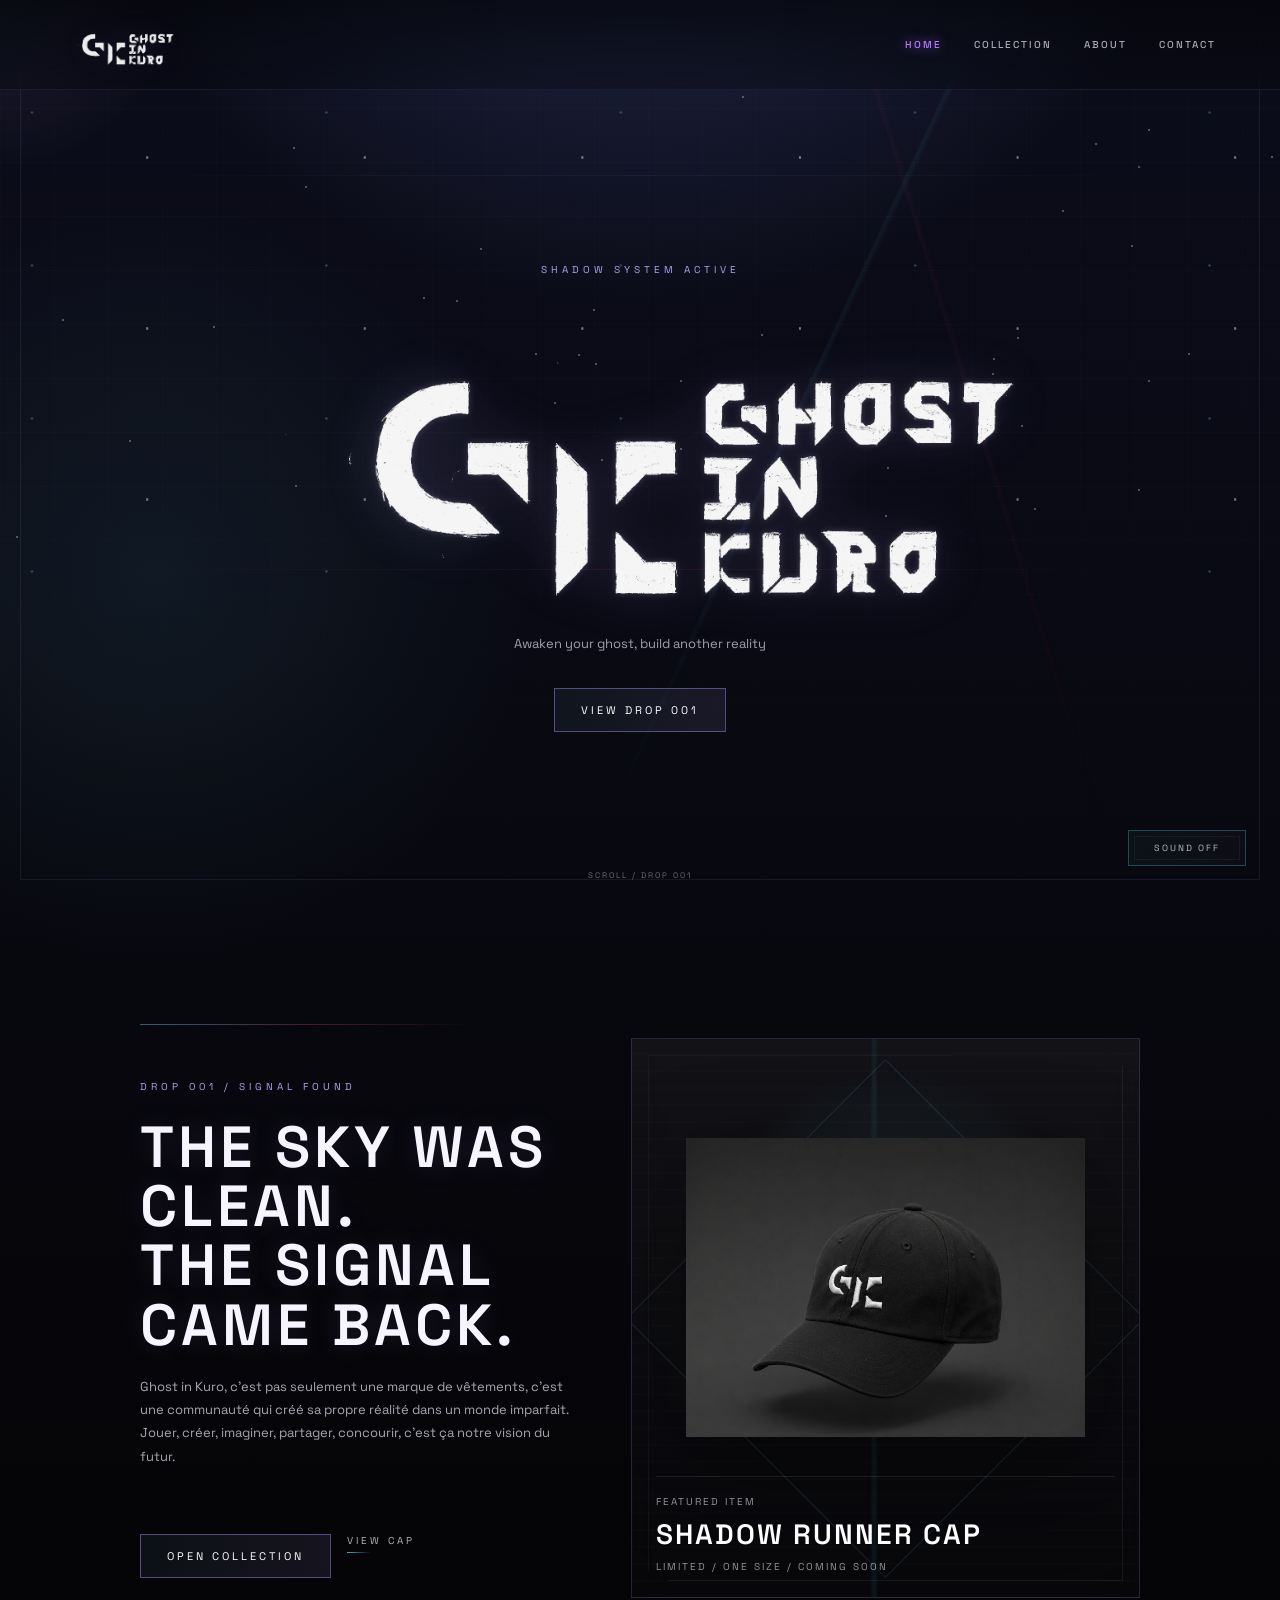
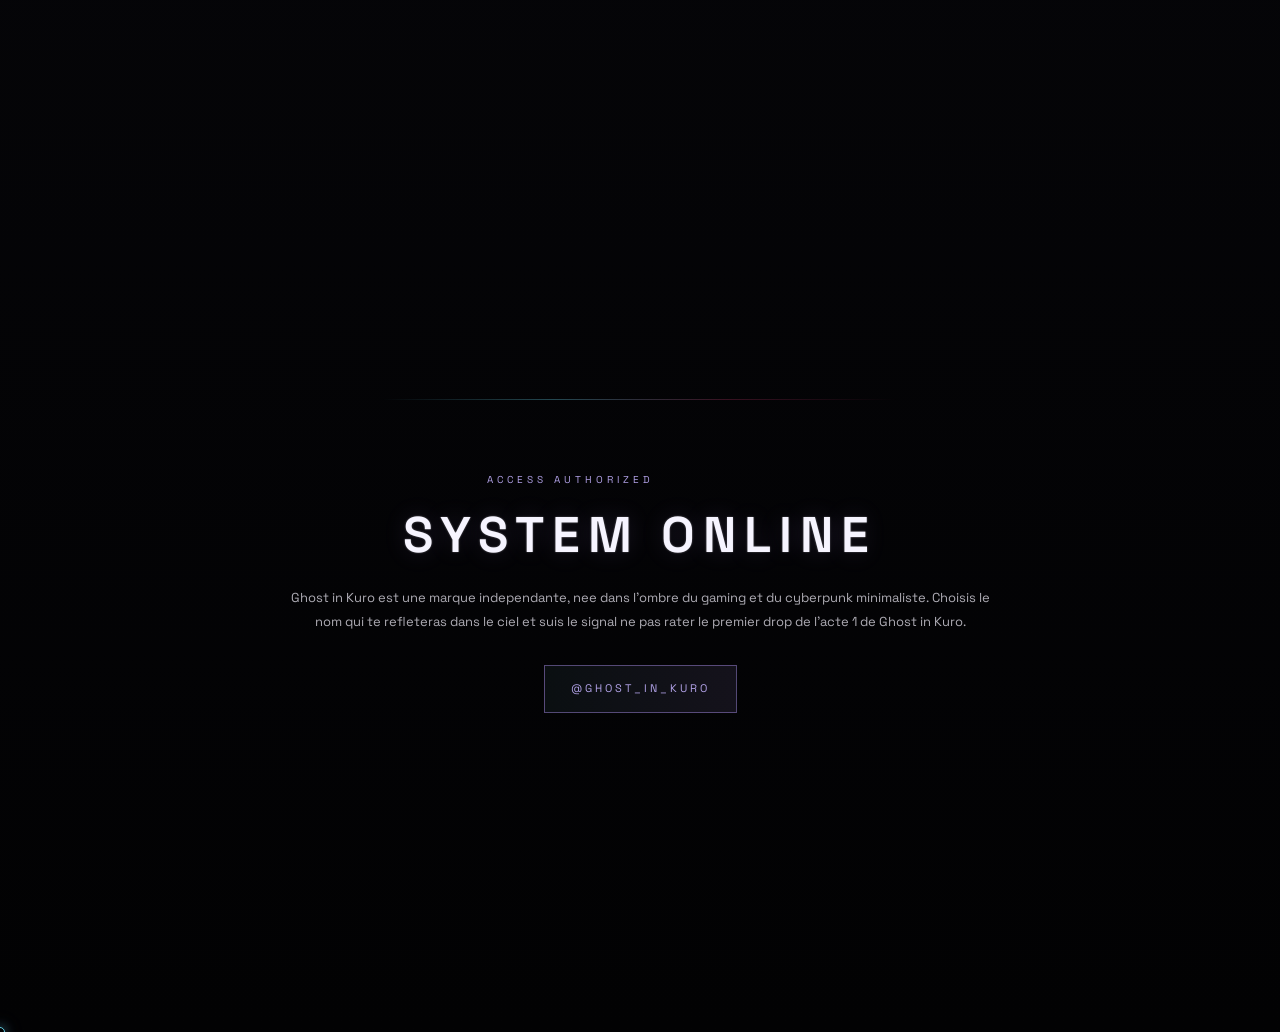
<file: index.html>
﻿<!DOCTYPE html>
<html lang="fr">

<head>
    <meta charset="UTF-8">
    <meta name="viewport" content="width=device-width, initial-scale=1.0">
    <title>Ghost in Kuro</title>
    <link href="https://fonts.googleapis.com/css2?family=Space+Grotesk:wght@300;400;500;700&display=swap" rel="stylesheet">
    <link rel="stylesheet" href="css/style.css?v=polish-20260730">
</head>

<body>

<canvas id="pcb-canvas"></canvas>
<div class="mouse-glow"></div>
<audio id="background-audio" src="assets/musique%20de%20fond/uniquecreativeaudio-ambient-sci-fi-electronic-dreamer-calm-synth-instrumental-294746.mp3" loop preload="auto"></audio>
<button class="audio-toggle" type="button">SOUND OFF</button>

<div class="page">

<nav>
    <a class="logo" href="index.html" aria-label="Retour a l'accueil">
        <img src="assets/logos/ghost_in_kuro_logo.png" alt="Ghost in Kuro Logo">
    </a>

    <div class="nav-links">
        <a href="index.html">HOME</a>
        <a href="collections.html">COLLECTION</a>
        <a href="about.html">ABOUT</a>
        <a href="contact.html">CONTACT</a>
    </div>
</nav>

<section class="hero">
    <div class="tagline">SHADOW SYSTEM ACTIVE</div>

    <img class="hero-logo" src="assets/logos/ghost_in_kuro_logo.png" alt="Ghost in Kuro Logo">

    <p>Awaken your ghost, build another reality</p>

    <a href="#drop-001" class="enter-btn">VIEW DROP 001</a>
</section>

<section id="drop-001" class="drop-preview">
    <div class="drop-copy">
        <p class="system-tag">DROP 001 / SIGNAL FOUND</p>
        <h2>THE SKY WAS CLEAN.<br>THE SIGNAL CAME BACK.</h2>
        <p> 
            Ghost in Kuro, c'est pas seulement une marque de vêtements, c'est une communauté qui créé sa propre réalité dans un monde imparfait. 
            Jouer, créer, imaginer, partager, concourir, c'est ça notre vision du futur.
        </p>

        <div class="drop-actions">
            <a href="collections.html" class="cta">OPEN COLLECTION</a>
            <a href="product-shadow-runner-cap.html" class="ghost-link">VIEW CAP</a>
        </div>
    </div>

    <a class="drop-feature" href="product-shadow-runner-cap.html" aria-label="Voir la Shadow Runner Cap">
        <div class="drop-feature-media">
            <img src="assets/images/Casquette modélisation pour le site.png" alt="Shadow Runner Cap">
        </div>
        <div class="drop-feature-info">
            <span>FEATURED ITEM</span>
            <strong>Shadow Runner Cap</strong>
            <small>Limited / One size / Coming soon</small>
        </div>
    </a>
</section>

<section id="system" class="system-section">
    <div class="system-container">
        <p class="system-tag">ACCESS AUTHORIZED</p>

        <h2>SYSTEM ONLINE</h2>

        <p class="system-text">
            Ghost in Kuro est une marque independante, nee dans l'ombre du gaming
            et du cyberpunk minimaliste.  
            Choisis le nom qui te refleteras dans le ciel et suis le signal
            ne pas rater le premier drop de l'acte 1 de Ghost in Kuro.

        <a href="https://www.instagram.com/ghost_in_kuro" target="_blank" rel="noopener" class="ig-link">
            @ghost_in_kuro
        </a>
    </div>
</section>

</div>

<script src="js/script.js?v=polish-20260730" defer></script>
<div class="aaa-transition"></div>
<div class="stars"></div>
<div class="cursor-dot"></div>
<div class="transition-overlay"></div>
</body>
</html>
</file>
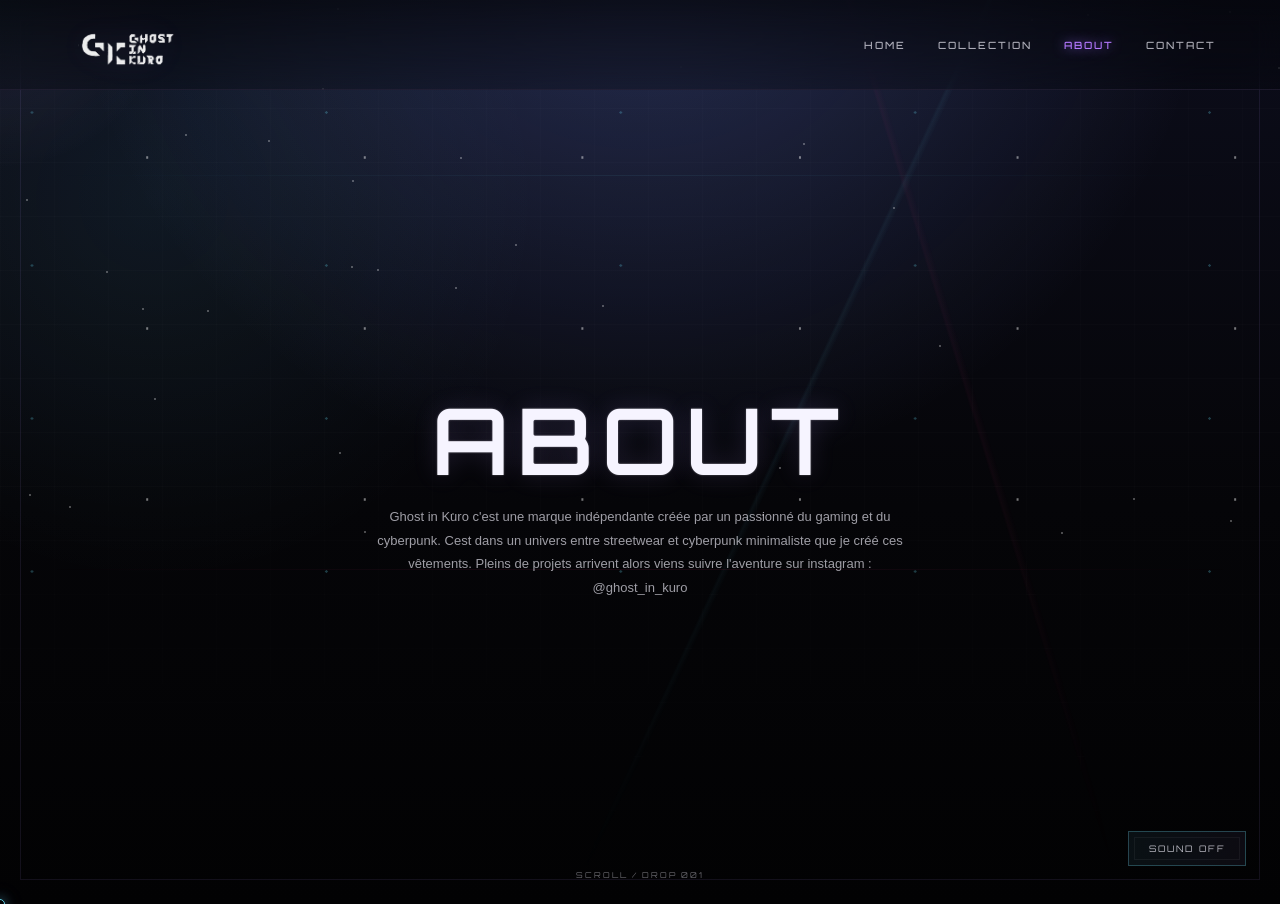
<file: about.html>
﻿<!DOCTYPE html>
<html lang="fr">

<head>
    <meta charset="UTF-8">
    <meta name="viewport" content="width=device-width, initial-scale=1.0">
    <title>About | Ghost in Kuro</title>
    <link href="https://fonts.googleapis.com/css2?family=Orbitron:wght@300;400;600&display=swap" rel="stylesheet">
    <link rel="stylesheet" href="css/style.css?v=polish-20260730">
</head>

<body>

<canvas id="pcb-canvas"></canvas>
<div class="mouse-glow"></div>
<audio id="background-audio" src="assets/musique%20de%20fond/uniquecreativeaudio-ambient-sci-fi-electronic-dreamer-calm-synth-instrumental-294746.mp3" loop preload="auto"></audio>
<button class="audio-toggle" type="button">SOUND OFF</button>

<div class="page">

<nav>
    <a class="logo" href="index.html" aria-label="Retour a l'accueil">
        <img src="assets/logos/ghost_in_kuro_logo.png" alt="Ghost in Kuro Logo">
    </a>

    <div class="nav-links">
        <a href="index.html">HOME</a>
        <a href="collections.html">COLLECTION</a>
        <a href="about.html">ABOUT</a>
        <a href="contact.html">CONTACT</a>
    </div>
</nav>

<section class="hero">
    <h1>ABOUT</h1>
    <p>
        Ghost in Kuro c'est une marque indépendante créée par un passionné du gaming et du cyberpunk.
        Cest dans un univers entre streetwear et cyberpunk minimaliste que je créé ces vêtements. 
        Pleins de projets arrivent alors viens suivre l'aventure sur instagram : @ghost_in_kuro
    </p>
</section>

</div>

<script src="js/script.js?v=polish-20260730" defer></script>
<div class="aaa-transition"></div>
<div class="stars"></div>
<div class="cursor-dot"></div>
<div class="transition-overlay"></div>
</body>
</html
</file>
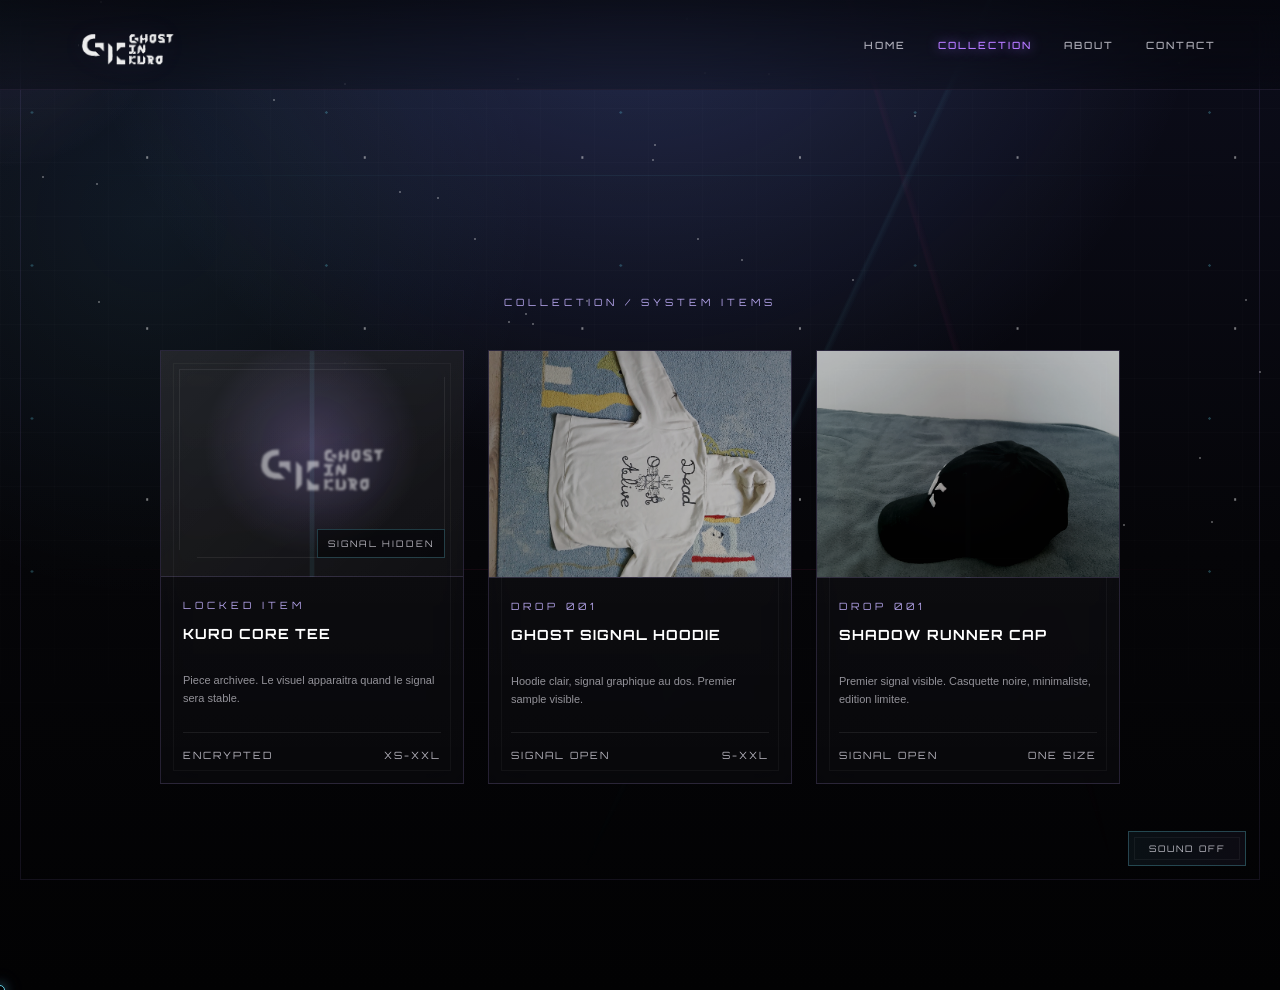
<file: collections.html>
﻿<!DOCTYPE html>
<html lang="fr">

<head>
    <meta charset="UTF-8">
    <meta name="viewport" content="width=device-width, initial-scale=1.0">
    <title>Collection | Ghost in Kuro</title>
    <link href="https://fonts.googleapis.com/css2?family=Orbitron:wght@300;400;600&display=swap" rel="stylesheet">
    <link rel="stylesheet" href="css/style.css?v=polish-20260730">
</head>

<body>

<canvas id="pcb-canvas"></canvas>
<div class="mouse-glow"></div>
<audio id="background-audio" src="assets/musique%20de%20fond/uniquecreativeaudio-ambient-sci-fi-electronic-dreamer-calm-synth-instrumental-294746.mp3" loop preload="auto"></audio>
<button class="audio-toggle" type="button">SOUND OFF</button>

<div class="page">

<nav>
    <a class="logo" href="index.html" aria-label="Retour a l'accueil">
        <img src="assets/logos/ghost_in_kuro_logo.png" alt="Ghost in Kuro Logo">
    </a>

    <div class="nav-links">
        <a href="index.html">HOME</a>
        <a href="collections.html">COLLECTION</a>
        <a href="about.html">ABOUT</a>
        <a href="contact.html">CONTACT</a>
    </div>
</nav>

<section class="shop">
    <div class="section-title">COLLECTION / SYSTEM ITEMS</div>

    <div class="grid product-grid">
        <a class="card product-card locked-card" href="product-kuro-core-tee.html">
            <div class="product-visual locked-visual">
                <img src="assets/logos/ghost_in_kuro_logo.png" alt="">
                <span class="lock-mark">SIGNAL HIDDEN</span>
            </div>
            <div class="product-info">
                <span class="product-tag">LOCKED ITEM</span>
                <h3>Kuro Core Tee</h3>
                <p>Piece archivee. Le visuel apparaitra quand le signal sera stable.</p>
                <div class="product-meta">
                    <span>Encrypted</span>
                    <span>XS-XXL</span>
                </div>
            </div>
        </a>

        <a class="card product-card" href="product-ghost-signal-hoodie.html">
            <div class="product-visual">
                <img class="product-photo apparel-photo" src="assets/images/IMG_20260704_161801.jpg" alt="">
            </div>
            <div class="product-info">
                <span class="product-tag">DROP 001</span>
                <h3>Ghost Signal Hoodie</h3>
                <p>Hoodie clair, signal graphique au dos. Premier sample visible.</p>
                <div class="product-meta">
                    <span>Signal open</span>
                    <span>S-XXL</span>
                </div>
            </div>
        </a>

        <a class="card product-card" href="product-shadow-runner-cap.html">
            <div class="product-visual">
                <img class="product-photo" src="assets/images/IMG_20260704_211553.jpg" alt="">
            </div>
            <div class="product-info">
                <span class="product-tag">DROP 001</span>
                <h3>Shadow Runner Cap</h3>
                <p>Premier signal visible. Casquette noire, minimaliste, edition limitee.</p>
                <div class="product-meta">
                    <span>Signal open</span>
                    <span>One size</span>
                </div>
            </div>
        </a>
    </div>
</section>

</div>

<script src="js/script.js?v=polish-20260730" defer></script>
<div class="aaa-transition"></div>
<div class="stars"></div>
<div class="cursor-dot"></div>
<div class="transition-overlay"></div>
</body>
</html>
</file>
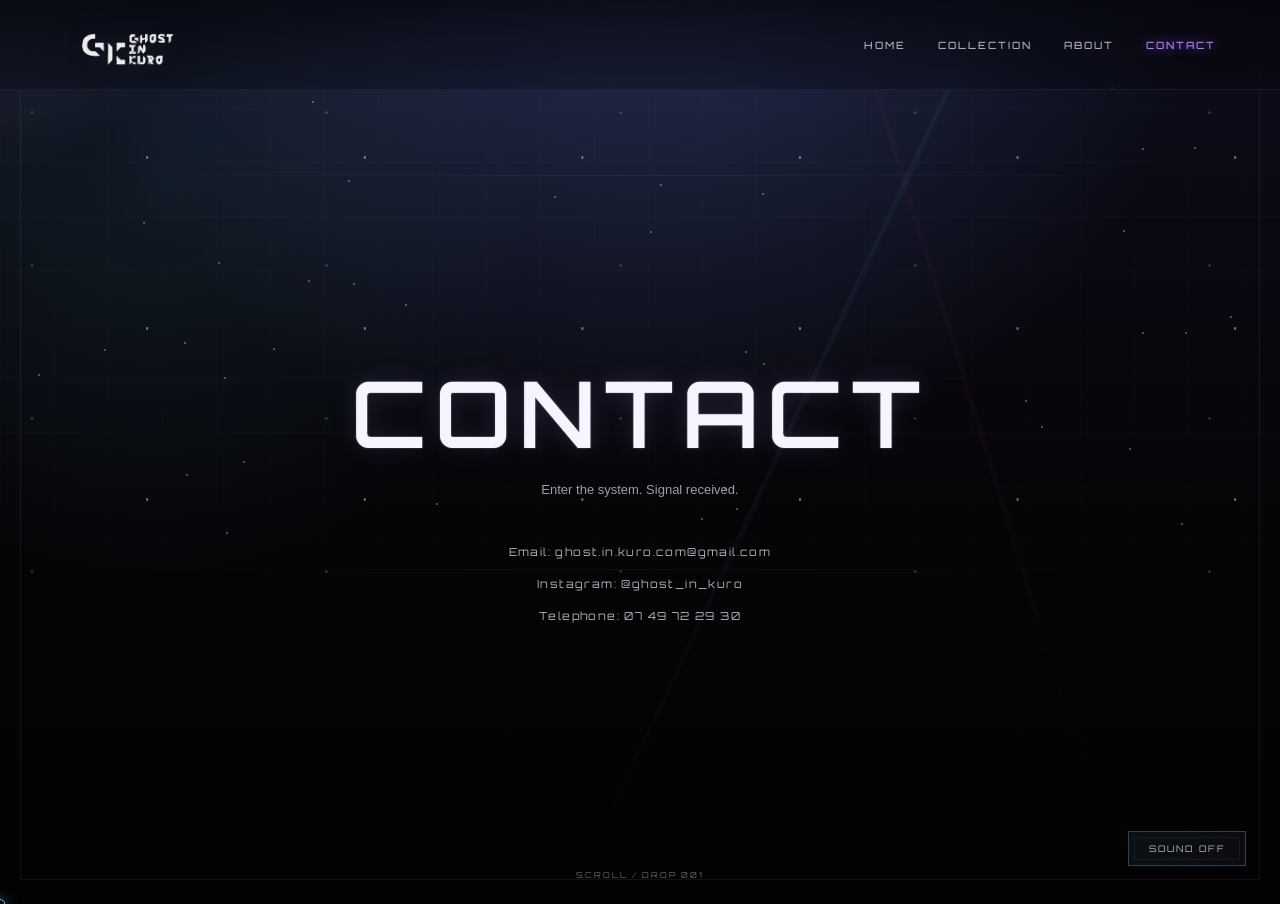
<file: contact.html>
﻿<!DOCTYPE html>
<html lang="fr">

<head>
    <meta charset="UTF-8">
    <meta name="viewport" content="width=device-width, initial-scale=1.0">
    <title>Contact | Ghost in Kuro</title>
    <link href="https://fonts.googleapis.com/css2?family=Orbitron:wght@300;400;600&display=swap" rel="stylesheet">
    <link rel="stylesheet" href="css/style.css?v=polish-20260730">
</head>

<body>

<canvas id="pcb-canvas"></canvas>
<div class="mouse-glow"></div>
<audio id="background-audio" src="assets/musique%20de%20fond/uniquecreativeaudio-ambient-sci-fi-electronic-dreamer-calm-synth-instrumental-294746.mp3" loop preload="auto"></audio>
<button class="audio-toggle" type="button">SOUND OFF</button>

<div class="page">

<nav>
    <a class="logo" href="index.html" aria-label="Retour a l'accueil">
        <img src="assets/logos/ghost_in_kuro_logo.png" alt="Ghost in Kuro Logo">
    </a>

    <div class="nav-links">
        <a href="index.html">HOME</a>
        <a href="collections.html">COLLECTION</a>
        <a href="about.html">ABOUT</a>
        <a href="contact.html">CONTACT</a>
    </div>
</nav>

<section class="hero">
    <h1>CONTACT</h1>

    <p>Enter the system. Signal received.</p>

    <div class="contact-box">
        <p>Email: ghost.in.kuro.com@gmail.com</p>
        <p>Instagram: @ghost_in_kuro</p>
        <p>Telephone: 07 49 72 29 30</p>
    </div>
</section>

</div>

<script src="js/script.js?v=polish-20260730" defer></script>
<div class="aaa-transition"></div>
<div class="stars"></div>
<div class="cursor-dot"></div>
<div class="transition-overlay"></div>
</body>
</html>
</file>
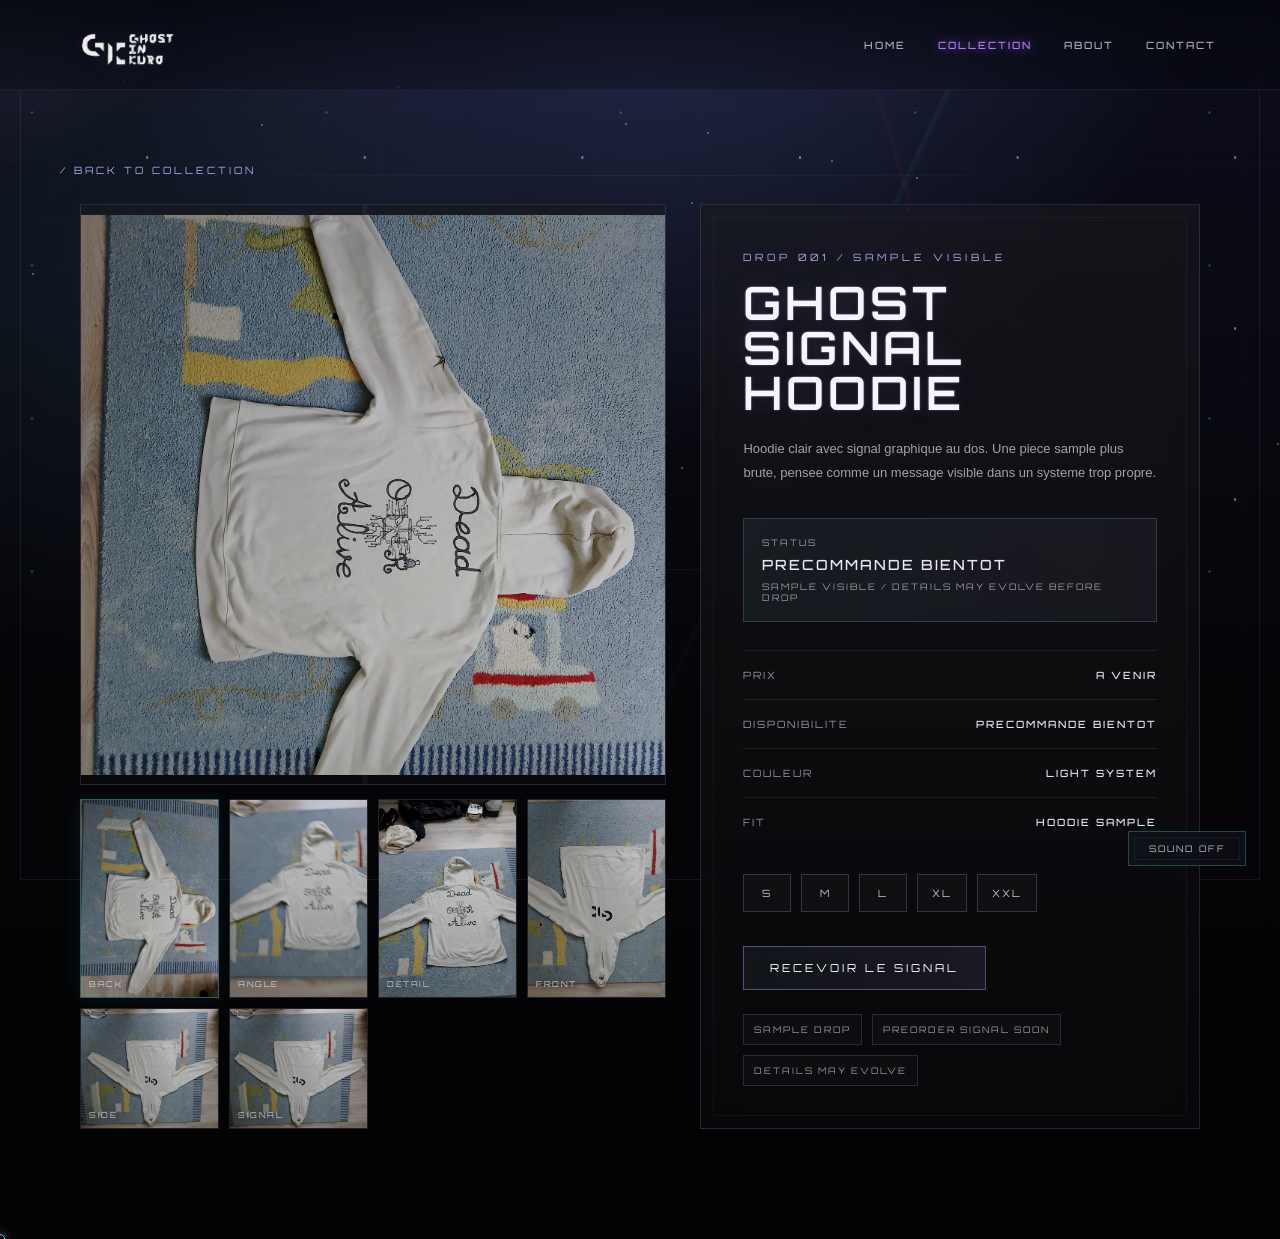
<file: product-ghost-signal-hoodie.html>
﻿<!DOCTYPE html>
<html lang="fr">

<head>
    <meta charset="UTF-8">
    <meta name="viewport" content="width=device-width, initial-scale=1.0">
    <title>Ghost Signal Hoodie | Ghost in Kuro</title>
    <link href="https://fonts.googleapis.com/css2?family=Orbitron:wght@300;400;600&display=swap" rel="stylesheet">
    <link rel="stylesheet" href="css/style.css?v=polish-20260730">
</head>

<body>

<canvas id="pcb-canvas"></canvas>
<div class="mouse-glow"></div>
<audio id="background-audio" src="assets/musique%20de%20fond/uniquecreativeaudio-ambient-sci-fi-electronic-dreamer-calm-synth-instrumental-294746.mp3" loop preload="auto"></audio>
<button class="audio-toggle" type="button">SOUND OFF</button>

<div class="page">

<nav>
    <a class="logo" href="index.html" aria-label="Retour a l'accueil">
        <img src="assets/logos/ghost_in_kuro_logo.png" alt="Ghost in Kuro Logo">
    </a>

    <div class="nav-links">
        <a href="index.html">HOME</a>
        <a href="collections.html">COLLECTION</a>
        <a href="about.html">ABOUT</a>
        <a href="contact.html">CONTACT</a>
    </div>
</nav>

<main class="product-page">
    <a class="back-link" href="collections.html">/ BACK TO COLLECTION</a>

    <section class="product-detail">
        <div class="product-hero-stack">
            <div class="product-hero-media">
                <img class="product-photo apparel-photo" src="assets/images/IMG_20260704_161801.jpg" alt="Ghost Signal Hoodie">
            </div>

            <div class="product-gallery">
                <div class="gallery-tile active">
                    <img src="assets/images/IMG_20260704_161801.jpg" alt="">
                    <span>BACK</span>
                </div>
                <div class="gallery-tile">
                    <img src="assets/images/IMG_20260704_161807.jpg" alt="">
                    <span>ANGLE</span>
                </div>
                <div class="gallery-tile">
                    <img src="assets/images/IMG_20260704_161810.jpg" alt="">
                    <span>DETAIL</span>
                </div>
                <div class="gallery-tile">
                    <img src="assets/images/IMG_20260704_161931.jpg" alt="">
                    <span>FRONT</span>
                </div>
                <div class="gallery-tile">
                    <img src="assets/images/IMG_20260704_161934.jpg" alt="">
                    <span>SIDE</span>
                </div>
                <div class="gallery-tile">
                    <img src="assets/images/IMG_20260704_161936.jpg" alt="">
                    <span>SIGNAL</span>
                </div>
            </div>
        </div>

        <div class="product-panel">
            <p class="product-tag">DROP 001 / SAMPLE VISIBLE</p>
            <h1>Ghost Signal Hoodie</h1>
            <p class="product-description">
                Hoodie clair avec signal graphique au dos. Une piece sample plus brute,
                pensee comme un message visible dans un systeme trop propre.
            </p>

            <div class="drop-status">
                <span>STATUS</span>
                <strong>Precommande bientot</strong>
                <small>Sample visible / details may evolve before drop</small>
            </div>

            <div class="detail-row">
                <span>Prix</span>
                <strong>A venir</strong>
            </div>
            <div class="detail-row">
                <span>Disponibilite</span>
                <strong>Precommande bientot</strong>
            </div>
            <div class="detail-row">
                <span>Couleur</span>
                <strong>Light system</strong>
            </div>
            <div class="detail-row">
                <span>Fit</span>
                <strong>Hoodie sample</strong>
            </div>

            <div class="size-picker" aria-label="Tailles disponibles">
                <span>S</span>
                <span>M</span>
                <span>L</span>
                <span>XL</span>
                <span>XXL</span>
            </div>

            <a class="cta product-cta" href="contact.html">RECEVOIR LE SIGNAL</a>

            <div class="drop-rules">
                <span>SAMPLE DROP</span>
                <span>PREORDER SIGNAL SOON</span>
                <span>DETAILS MAY EVOLVE</span>
            </div>
        </div>
    </section>
</main>

</div>

<script src="js/script.js?v=polish-20260730" defer></script>
<div class="aaa-transition"></div>
<div class="stars"></div>
<div class="cursor-dot"></div>
<div class="transition-overlay"></div>
</body>
</html>
</file>
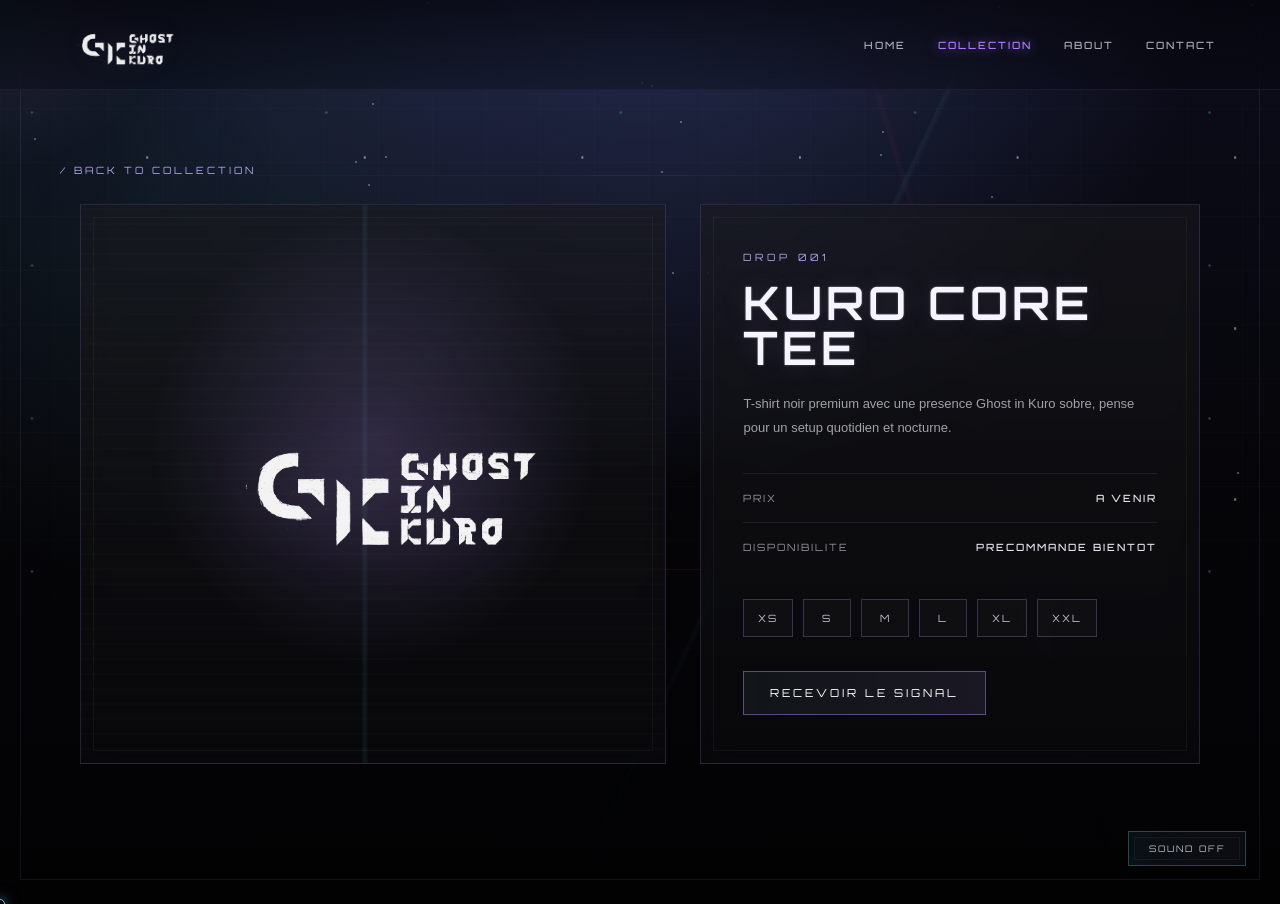
<file: product-kuro-core-tee.html>
﻿<!DOCTYPE html>
<html lang="fr">

<head>
    <meta charset="UTF-8">
    <meta name="viewport" content="width=device-width, initial-scale=1.0">
    <title>Kuro Core Tee | Ghost in Kuro</title>
    <link href="https://fonts.googleapis.com/css2?family=Orbitron:wght@300;400;600&display=swap" rel="stylesheet">
    <link rel="stylesheet" href="css/style.css?v=polish-20260730">
</head>

<body>

<canvas id="pcb-canvas"></canvas>
<div class="mouse-glow"></div>
<audio id="background-audio" src="assets/musique%20de%20fond/uniquecreativeaudio-ambient-sci-fi-electronic-dreamer-calm-synth-instrumental-294746.mp3" loop preload="auto"></audio>
<button class="audio-toggle" type="button">SOUND OFF</button>

<div class="page">

<nav>
    <a class="logo" href="index.html" aria-label="Retour a l'accueil">
        <img src="assets/logos/ghost_in_kuro_logo.png" alt="Ghost in Kuro Logo">
    </a>

    <div class="nav-links">
        <a href="index.html">HOME</a>
        <a href="collections.html">COLLECTION</a>
        <a href="about.html">ABOUT</a>
        <a href="contact.html">CONTACT</a>
    </div>
</nav>

<main class="product-page">
    <a class="back-link" href="collections.html">/ BACK TO COLLECTION</a>

    <section class="product-detail">
        <div class="product-hero-media">
            <img src="assets/logos/ghost_in_kuro_logo.png" alt="Kuro Core Tee">
        </div>

        <div class="product-panel">
            <p class="product-tag">DROP 001</p>
            <h1>Kuro Core Tee</h1>
            <p class="product-description">
                T-shirt noir premium avec une presence Ghost in Kuro sobre, pense pour un setup quotidien et nocturne.
            </p>

            <div class="detail-row">
                <span>Prix</span>
                <strong>A venir</strong>
            </div>
            <div class="detail-row">
                <span>Disponibilite</span>
                <strong>Precommande bientot</strong>
            </div>

            <div class="size-picker" aria-label="Tailles disponibles">
                <span>XS</span>
                <span>S</span>
                <span>M</span>
                <span>L</span>
                <span>XL</span>
                <span>XXL</span>
            </div>

            <a class="cta product-cta" href="contact.html">RECEVOIR LE SIGNAL</a>
        </div>
    </section>
</main>

</div>

<script src="js/script.js?v=polish-20260730" defer></script>
<div class="aaa-transition"></div>
<div class="stars"></div>
<div class="cursor-dot"></div>
<div class="transition-overlay"></div>
</body>
</html>
</file>
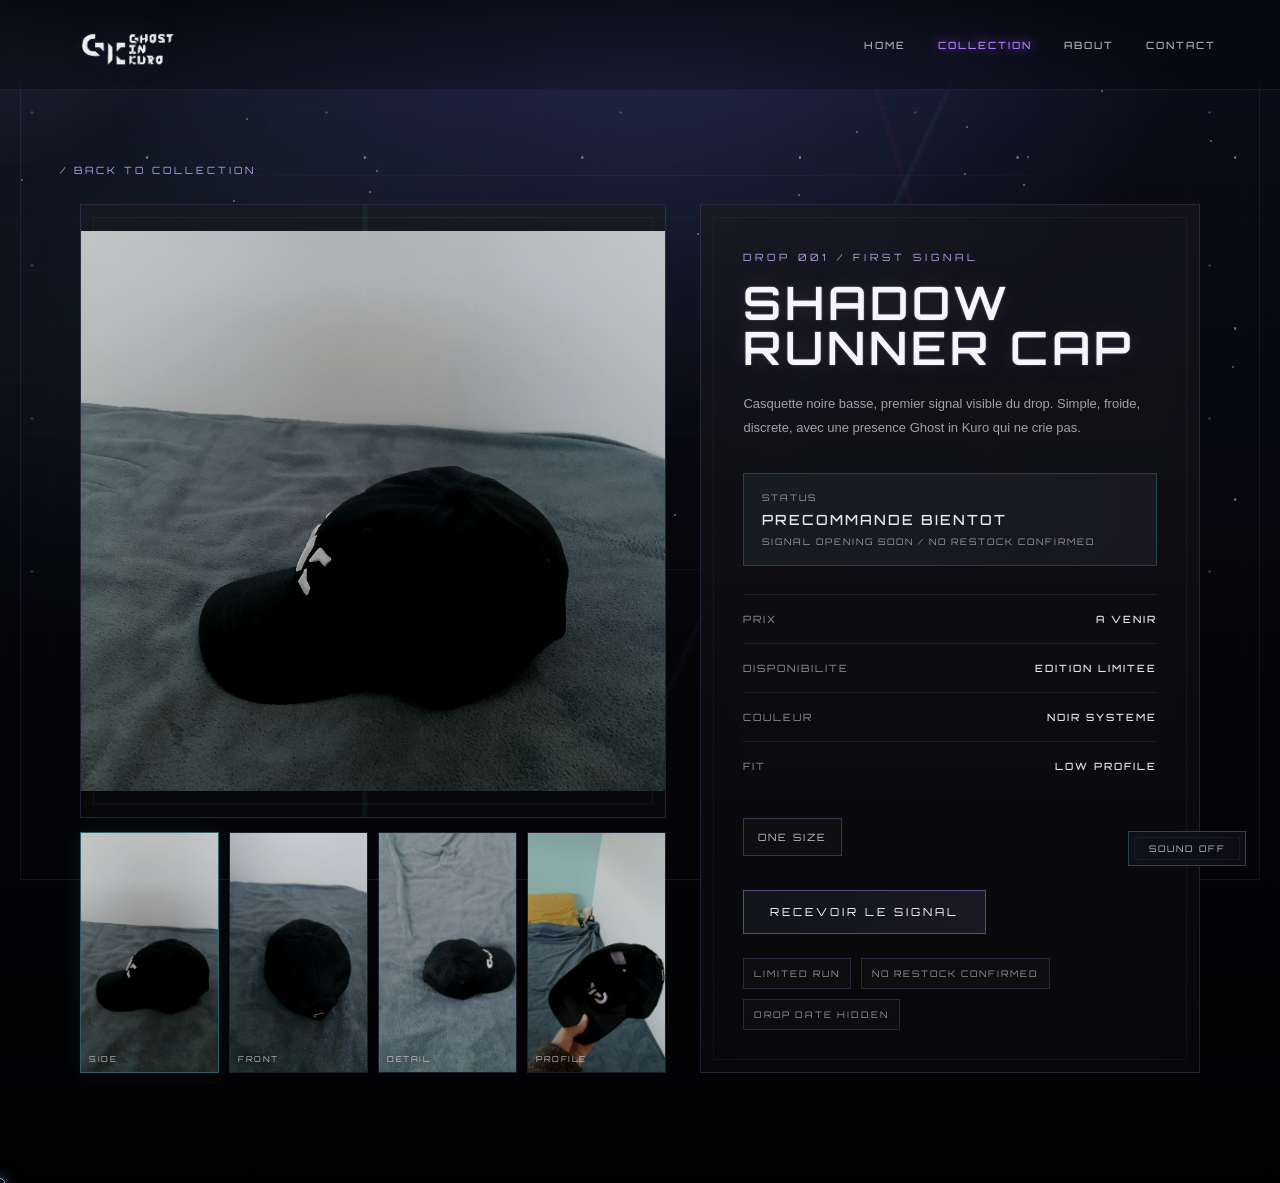
<file: product-shadow-runner-cap.html>
﻿<!DOCTYPE html>
<html lang="fr">

<head>
    <meta charset="UTF-8">
    <meta name="viewport" content="width=device-width, initial-scale=1.0">
    <title>Shadow Runner Cap | Ghost in Kuro</title>
    <link href="https://fonts.googleapis.com/css2?family=Orbitron:wght@300;400;600&display=swap" rel="stylesheet">
    <link rel="stylesheet" href="css/style.css?v=polish-20260730">
</head>

<body>

<canvas id="pcb-canvas"></canvas>
<div class="mouse-glow"></div>
<audio id="background-audio" src="assets/musique%20de%20fond/uniquecreativeaudio-ambient-sci-fi-electronic-dreamer-calm-synth-instrumental-294746.mp3" loop preload="auto"></audio>
<button class="audio-toggle" type="button">SOUND OFF</button>

<div class="page">

<nav>
    <a class="logo" href="index.html" aria-label="Retour a l'accueil">
        <img src="assets/logos/ghost_in_kuro_logo.png" alt="Ghost in Kuro Logo">
    </a>

    <div class="nav-links">
        <a href="index.html">HOME</a>
        <a href="collections.html">COLLECTION</a>
        <a href="about.html">ABOUT</a>
        <a href="contact.html">CONTACT</a>
    </div>
</nav>

<main class="product-page">
    <a class="back-link" href="collections.html">/ BACK TO COLLECTION</a>

    <section class="product-detail">
        <div class="product-hero-stack">
            <div class="product-hero-media">
                <img class="product-photo" src="assets/images/IMG_20260704_211553.jpg" alt="Shadow Runner Cap">
            </div>

            <div class="product-gallery">
                <div class="gallery-tile active">
                    <img src="assets/images/IMG_20260704_211553.jpg" alt="">
                    <span>SIDE</span>
                </div>
                <div class="gallery-tile">
                    <img src="assets/images/IMG_20260704_211617.jpg" alt="">
                    <span>FRONT</span>
                </div>
                <div class="gallery-tile">
                    <img src="assets/images/IMG_20260704_211621.jpg" alt="">
                    <span>DETAIL</span>
                </div>
                <div class="gallery-tile">
                    <img src="assets/images/IMG_20260704_211626.jpg" alt="">
                    <span>PROFILE</span>
                </div>
            </div>
        </div>

        <div class="product-panel">
            <p class="product-tag">DROP 001 / FIRST SIGNAL</p>
            <h1>Shadow Runner Cap</h1>
            <p class="product-description">
                Casquette noire basse, premier signal visible du drop. Simple,
                froide, discrete, avec une presence Ghost in Kuro qui ne crie pas.
            </p>

            <div class="drop-status">
                <span>STATUS</span>
                <strong>Precommande bientot</strong>
                <small>Signal opening soon / no restock confirmed</small>
            </div>

            <div class="detail-row">
                <span>Prix</span>
                <strong>A venir</strong>
            </div>
            <div class="detail-row">
                <span>Disponibilite</span>
                <strong>Edition limitee</strong>
            </div>
            <div class="detail-row">
                <span>Couleur</span>
                <strong>Noir systeme</strong>
            </div>
            <div class="detail-row">
                <span>Fit</span>
                <strong>Low profile</strong>
            </div>

            <div class="size-picker" aria-label="Tailles disponibles">
                <span>ONE SIZE</span>
            </div>

            <a class="cta product-cta" href="contact.html">RECEVOIR LE SIGNAL</a>

            <div class="drop-rules">
                <span>LIMITED RUN</span>
                <span>NO RESTOCK CONFIRMED</span>
                <span>DROP DATE HIDDEN</span>
            </div>
        </div>
    </section>
</main>

</div>

<script src="js/script.js?v=polish-20260730" defer></script>
<div class="aaa-transition"></div>
<div class="stars"></div>
<div class="cursor-dot"></div>
<div class="transition-overlay"></div>
</body>
</html>
</file>
<file: css/style.css>
﻿:root {
    --void: #050508;
    --night: #090914;
    --panel: rgba(255, 255, 255, 0.035);
    --panel-strong: rgba(255, 255, 255, 0.06);
    --line: rgba(184, 153, 255, 0.16);
    --line-hot: rgba(178, 139, 255, 0.62);
    --ink: #f6f4ff;
    --muted: rgba(246, 244, 255, 0.64);
    --ghost: rgba(196, 178, 255, 0.9);
    --cyan: rgba(111, 231, 255, 0.72);
    --fault: rgba(255, 70, 138, 0.5);
    --max: 1120px;
}

* {
    margin: 0;
    padding: 0;
    box-sizing: border-box;
}

html {
    scroll-behavior: smooth;
    background: var(--void);
}

body {
    min-height: 100vh;
    overflow-x: hidden;
    overflow-y: auto;
    background:
        radial-gradient(circle at 50% -10%, rgba(122, 151, 255, 0.26), transparent 36rem),
        radial-gradient(circle at 12% 22%, rgba(111, 231, 255, 0.07), transparent 24rem),
        linear-gradient(180deg, #0c0d1b 0%, var(--void) 56%, #020203 100%);
    color: var(--ink);
    cursor: none;
    font-family: "Space Grotesk", "Inter", Arial, sans-serif;
    opacity: 1;
    transition: opacity 0.3s ease;
}

body::before,
body::after {
    content: "";
    position: fixed;
    inset: 0;
    pointer-events: none;
}

body::before {
    z-index: 0;
    background:
        linear-gradient(rgba(255, 255, 255, 0.022) 1px, transparent 1px),
        linear-gradient(90deg, rgba(255, 255, 255, 0.018) 1px, transparent 1px),
        linear-gradient(115deg, transparent 0 58%, rgba(111, 231, 255, 0.08) 58.2%, transparent 58.6%),
        linear-gradient(73deg, transparent 0 72%, rgba(255, 70, 138, 0.06) 72.2%, transparent 72.7%);
    background-size: 54px 54px, 54px 54px, 100% 100%, 100% 100%;
    mask-image: linear-gradient(to bottom, black 0%, black 52%, transparent 100%);
    opacity: 0.72;
    animation: skyDrift 18s linear infinite;
}

body::after {
    z-index: 1;
    border: 1px solid rgba(184, 153, 255, 0.11);
    inset: 20px;
    background:
        linear-gradient(90deg, transparent, rgba(111, 231, 255, 0.08), transparent) 0 18% / 100% 1px no-repeat,
        linear-gradient(90deg, transparent, rgba(255, 70, 138, 0.1), transparent) 0 64% / 100% 1px no-repeat;
    opacity: 0.9;
}

a,
button,
*::before,
*::after,
* {
    cursor: none !important;
}

a {
    color: inherit;
}

#pcb-canvas {
    position: fixed;
    inset: 0;
    z-index: 0;
    width: 100%;
    height: 100%;
    pointer-events: none;
}

.page,
section,
main {
    position: relative;
    z-index: 2;
}

.mouse-glow {
    position: fixed;
    z-index: 1;
    width: 360px;
    height: 360px;
    border-radius: 50%;
    background: radial-gradient(circle, rgba(111, 231, 255, 0.12), rgba(184, 153, 255, 0.08) 35%, transparent 66%);
    opacity: 0.58;
    pointer-events: none;
    transform: translate(-50%, -50%);
    mix-blend-mode: screen;
}

.audio-toggle {
    position: fixed;
    right: 34px;
    bottom: 34px;
    z-index: 50;
    min-width: 118px;
    padding: 11px 14px;
    border: 1px solid rgba(111, 231, 255, 0.26);
    background:
        linear-gradient(90deg, rgba(111, 231, 255, 0.06), rgba(184, 153, 255, 0.05)),
        rgba(5, 5, 8, 0.72);
    color: rgba(246, 244, 255, 0.74);
    font-family: "Orbitron", "Space Grotesk", sans-serif;
    font-size: 9px;
    letter-spacing: 2px;
    text-transform: uppercase;
    backdrop-filter: blur(14px);
    transition: transform 0.28s ease, color 0.28s ease, border-color 0.28s ease, box-shadow 0.28s ease;
}

.audio-toggle::before {
    content: "";
    position: absolute;
    inset: 5px;
    border: 1px solid rgba(255, 255, 255, 0.05);
    pointer-events: none;
}

.audio-toggle:hover,
.audio-toggle.active {
    color: white;
    border-color: rgba(111, 231, 255, 0.52);
    box-shadow: 0 0 22px rgba(111, 231, 255, 0.12);
    transform: translateY(-2px);
}

.stars {
    position: fixed;
    inset: 0;
    z-index: 1;
    height: 65vh;
    pointer-events: none;
    overflow: hidden;
}

.stars::before,
.stars::after {
    content: "";
    position: absolute;
    inset: 0;
}

.stars::before {
    background-image:
        radial-gradient(circle, rgba(255, 255, 255, 0.78) 0 1px, transparent 1.5px),
        radial-gradient(circle, rgba(111, 231, 255, 0.42) 0 1px, transparent 1.5px);
    background-position: 3vw 8vh, 14vw 4vh;
    background-size: 17vw 19vh, 23vw 17vh;
    opacity: 0.58;
    animation: starPulse 4s ease-in-out infinite;
}

.stars::after {
    top: 18vh;
    height: 2px;
    background: linear-gradient(90deg, transparent, rgba(111, 231, 255, 0.34), transparent);
    opacity: 0;
    animation: fractureSweep 7s steps(1) infinite;
}

.star {
    position: absolute;
    width: 2px;
    height: 2px;
    border-radius: 50%;
    background: white;
    opacity: 0.38;
    animation: twinkle 3s infinite ease-in-out;
}

nav {
    display: flex;
    align-items: center;
    justify-content: space-between;
    min-height: 86px;
    padding: 22px clamp(22px, 5vw, 64px);
    border-bottom: 1px solid rgba(184, 153, 255, 0.12);
    background: linear-gradient(180deg, rgba(4, 5, 10, 0.74), rgba(4, 5, 10, 0.3));
    backdrop-filter: blur(16px);
    font-family: "Orbitron", "Space Grotesk", sans-serif;
}

.logo {
    display: flex;
    align-items: center;
    text-decoration: none;
}

.logo img {
    width: 112px;
    height: auto;
    opacity: 0.93;
    filter: drop-shadow(0 0 18px rgba(184, 153, 255, 0.14));
    transition: transform 0.35s ease, filter 0.35s ease, opacity 0.35s ease;
}

.logo:hover img {
    opacity: 1;
    transform: translateY(-1px);
    filter: drop-shadow(0 0 22px rgba(111, 231, 255, 0.18));
}

.nav-links {
    display: flex;
    align-items: center;
    gap: clamp(16px, 3vw, 32px);
}

.nav-links a {
    position: relative;
    padding: 8px 0;
    color: rgba(246, 244, 255, 0.68);
    font-size: 10px;
    font-weight: 500;
    letter-spacing: 2px;
    text-decoration: none;
    text-transform: uppercase;
    transition: color 0.28s ease, text-shadow 0.28s ease;
}

.nav-links a::before,
.nav-links a::after {
    content: "";
    position: absolute;
    left: 0;
    height: 1px;
    background: linear-gradient(90deg, var(--cyan), var(--line-hot), transparent);
    transition: transform 0.28s ease, opacity 0.28s ease;
}

.nav-links a::before {
    top: 2px;
    width: 8px;
    opacity: 0;
}

.nav-links a::after {
    bottom: 2px;
    width: 100%;
    opacity: 0;
    transform: scaleX(0);
    transform-origin: left;
}

.nav-links a:hover {
    color: white;
    text-shadow: 0 0 12px rgba(111, 231, 255, 0.28), 0 0 18px rgba(184, 153, 255, 0.18);
}

.nav-links a:hover::before {
    opacity: 1;
}

.nav-links a:hover::after {
    opacity: 1;
    transform: scaleX(1);
}

.hero {
    display: flex;
    align-items: center;
    justify-content: center;
    flex-direction: column;
    min-height: calc(100svh - 86px);
    padding: 72px 24px;
    text-align: center;
}

.tagline,
.section-title,
.system-tag,
.product-tag {
    font-family: "Orbitron", "Space Grotesk", sans-serif;
    color: var(--ghost);
    font-size: 10px;
    letter-spacing: 4px;
    text-transform: uppercase;
}

.tagline {
    margin-bottom: 22px;
    animation: signalFlicker 5s steps(1) infinite;
}

h1,
.system-container h2 {
    font-family: "Orbitron", "Space Grotesk", sans-serif;
    font-weight: 600;
    line-height: 0.98;
    letter-spacing: 8px;
    text-transform: uppercase;
    text-shadow:
        0 0 24px rgba(184, 153, 255, 0.16),
        0 0 2px rgba(255, 255, 255, 0.38);
}

h1 {
    position: relative;
    max-width: 100%;
    font-size: clamp(52px, 10vw, 92px);
    animation: titleFault 8s steps(1) infinite;
}

.hero-logo {
    width: min(780px, 92vw);
    height: auto;
    opacity: 0.96;
    filter:
        drop-shadow(0 0 32px rgba(184, 153, 255, 0.18))
        drop-shadow(0 0 3px rgba(255, 255, 255, 0.2));
    animation: heroFloat 6s ease-in-out infinite, signalFlicker 9s steps(1) infinite;
}

p {
    max-width: 560px;
    margin-top: 20px;
    color: var(--muted);
    font-size: 13px;
    line-height: 1.8;
}

.enter-btn,
.cta,
.ig-link {
    position: relative;
    display: inline-flex;
    align-items: center;
    justify-content: center;
    min-height: 44px;
    margin-top: 32px;
    padding: 13px 26px;
    overflow: hidden;
    border: 1px solid rgba(184, 153, 255, 0.42);
    background:
        linear-gradient(90deg, rgba(111, 231, 255, 0.04), rgba(184, 153, 255, 0.08)),
        rgba(255, 255, 255, 0.015);
    color: white;
    font-family: "Orbitron", "Space Grotesk", sans-serif;
    font-size: 11px;
    letter-spacing: 3px;
    text-decoration: none;
    text-transform: uppercase;
    transition: transform 0.3s ease, border-color 0.3s ease, box-shadow 0.3s ease, background 0.3s ease;
}

.enter-btn::before,
.cta::before,
.ig-link::before {
    content: "";
    position: absolute;
    inset: 0;
    background: linear-gradient(115deg, transparent 0 42%, rgba(111, 231, 255, 0.24) 48%, transparent 54% 100%);
    opacity: 0;
    transform: translateX(-60%);
    transition: transform 0.42s ease, opacity 0.42s ease;
}

.enter-btn:hover,
.cta:hover,
.ig-link:hover {
    transform: translateY(-3px);
    border-color: rgba(111, 231, 255, 0.58);
    background: rgba(111, 231, 255, 0.06);
    box-shadow:
        0 0 0 1px rgba(111, 231, 255, 0.08),
        0 18px 50px rgba(0, 0, 0, 0.34),
        0 0 26px rgba(111, 231, 255, 0.12);
}

.enter-btn:hover::before,
.cta:hover::before,
.ig-link:hover::before {
    opacity: 1;
    transform: translateX(60%);
}

.shop {
    display: flex;
    align-items: center;
    justify-content: center;
    flex-direction: column;
    min-height: 100vh;
    padding: 120px clamp(20px, 5vw, 60px);
}

.section-title {
    margin-bottom: 42px;
    text-align: center;
}

.grid {
    display: grid;
    grid-template-columns: repeat(3, minmax(0, 1fr));
    gap: 24px;
    width: 100%;
    max-width: 960px;
}

.card {
    position: relative;
    border: 1px solid var(--line);
    background:
        linear-gradient(180deg, rgba(255, 255, 255, 0.044), rgba(255, 255, 255, 0.018)),
        rgba(5, 5, 8, 0.52);
    backdrop-filter: blur(14px);
    transition: transform 0.34s ease, border-color 0.34s ease, box-shadow 0.34s ease, background 0.34s ease;
}

.card::before,
.card::after,
.product-hero-media::before,
.product-panel::before {
    content: "";
    position: absolute;
    pointer-events: none;
}

.card::before,
.product-hero-media::before,
.product-panel::before {
    inset: 12px;
    border: 1px solid rgba(255, 255, 255, 0.055);
    opacity: 0.68;
}

.card::after {
    top: 18px;
    right: -1px;
    width: 44%;
    height: 1px;
    background: linear-gradient(90deg, transparent, var(--cyan), var(--fault));
    opacity: 0;
    animation: fractureBlink 6s steps(1) infinite;
}

.card:hover {
    transform: translateY(-8px);
    border-color: rgba(111, 231, 255, 0.34);
    background:
        linear-gradient(180deg, rgba(111, 231, 255, 0.055), rgba(184, 153, 255, 0.035)),
        rgba(5, 5, 8, 0.64);
    box-shadow:
        0 24px 70px rgba(0, 0, 0, 0.42),
        0 0 36px rgba(111, 231, 255, 0.08);
}

.card:hover::after {
    opacity: 1;
}

.card h3 {
    margin-bottom: 8px;
    font-family: "Orbitron", "Space Grotesk", sans-serif;
    font-size: 14px;
    letter-spacing: 1px;
    line-height: 1.3;
    text-transform: uppercase;
}

.card p {
    margin-top: 0;
    color: rgba(246, 244, 255, 0.58);
    font-size: 11px;
}

.product-grid {
    align-items: stretch;
}

.product-card {
    display: flex;
    flex-direction: column;
    min-height: 400px;
    overflow: hidden;
    color: white;
    text-decoration: none;
}

.product-visual {
    position: relative;
    display: grid;
    place-items: center;
    min-height: 226px;
    border-bottom: 1px solid rgba(184, 153, 255, 0.14);
    background:
        linear-gradient(135deg, rgba(255, 255, 255, 0.07), rgba(255, 255, 255, 0.015)),
        radial-gradient(circle at 50% 42%, rgba(184, 153, 255, 0.23), transparent 54%),
        linear-gradient(90deg, transparent 0 49%, rgba(111, 231, 255, 0.08) 49.5% 50.5%, transparent 51% 100%);
}

.product-visual::before {
    content: "";
    position: absolute;
    inset: 18px;
    border: 1px solid rgba(255, 255, 255, 0.07);
    clip-path: polygon(0 0, 78% 0, 78% 8px, 100% 8px, 100% 100%, 18px 100%, 18px calc(100% - 8px), 0 calc(100% - 8px));
}

.product-visual::after {
    content: "";
    position: absolute;
    left: 18px;
    right: 18px;
    top: 42%;
    height: 1px;
    background: linear-gradient(90deg, transparent, rgba(111, 231, 255, 0.4), rgba(255, 70, 138, 0.28), transparent);
    opacity: 0;
    animation: fractureBlink 5.4s steps(1) infinite;
}

.product-visual img {
    position: relative;
    z-index: 1;
    width: 150px;
    max-width: 58%;
    height: auto;
    opacity: 0.92;
    filter: drop-shadow(0 0 24px rgba(184, 153, 255, 0.18));
    transition: transform 0.38s ease, filter 0.38s ease;
}

.product-card:hover .product-visual img {
    transform: translateY(-4px) scale(1.02);
    filter: drop-shadow(0 0 28px rgba(111, 231, 255, 0.18));
}

.product-visual img.product-photo {
    width: 84%;
    max-width: 240px;
    opacity: 1;
    object-fit: contain;
}

.product-visual img.apparel-photo,
.product-visual img.product-photo[src$=".jpg"] {
    width: 100%;
    max-width: none;
    height: 226px;
    object-fit: cover;
    opacity: 0.92;
    filter: saturate(0.78) contrast(1.08) brightness(0.84);
}

.locked-visual img {
    opacity: 0.5;
    filter: blur(1px) drop-shadow(0 0 24px rgba(184, 153, 255, 0.18));
}

.lock-mark {
    position: absolute;
    right: 18px;
    bottom: 18px;
    z-index: 2;
    padding: 8px 10px;
    border: 1px solid rgba(111, 231, 255, 0.22);
    background: rgba(5, 5, 8, 0.58);
    color: rgba(246, 244, 255, 0.72);
    font-family: "Orbitron", "Space Grotesk", sans-serif;
    font-size: 9px;
    letter-spacing: 2px;
    text-transform: uppercase;
}

.product-info {
    display: flex;
    flex: 1;
    flex-direction: column;
    padding: 22px;
}

.product-tag {
    display: inline-block;
    width: fit-content;
    margin: 0 0 14px;
    color: var(--ghost);
}

.product-card h3 {
    min-height: 38px;
}

.product-card p {
    flex: 1;
    line-height: 1.65;
}

.product-meta {
    display: flex;
    justify-content: space-between;
    gap: 14px;
    margin-top: 24px;
    padding-top: 16px;
    border-top: 1px solid rgba(255, 255, 255, 0.08);
    color: rgba(246, 244, 255, 0.72);
    font-family: "Orbitron", "Space Grotesk", sans-serif;
    font-size: 10px;
    letter-spacing: 2px;
    text-transform: uppercase;
}

.product-page {
    min-height: calc(100svh - 86px);
    padding: 70px clamp(20px, 5vw, 60px) 110px;
}

.back-link {
    display: inline-block;
    margin: 0 0 28px;
    color: var(--ghost);
    font-family: "Orbitron", "Space Grotesk", sans-serif;
    font-size: 10px;
    letter-spacing: 3px;
    text-decoration: none;
    transition: color 0.28s ease, text-shadow 0.28s ease;
}

.back-link:hover {
    color: white;
    text-shadow: 0 0 14px rgba(111, 231, 255, 0.32);
}

.product-detail {
    display: grid;
    grid-template-columns: minmax(280px, 1.08fr) minmax(300px, 0.92fr);
    gap: 34px;
    align-items: stretch;
    max-width: var(--max);
    margin: 0 auto;
}

.product-hero-stack {
    display: grid;
    gap: 14px;
}

.product-hero-media,
.product-panel {
    position: relative;
    border: 1px solid var(--line);
    background:
        linear-gradient(180deg, rgba(255, 255, 255, 0.05), rgba(255, 255, 255, 0.018)),
        rgba(5, 5, 8, 0.56);
    backdrop-filter: blur(14px);
}

.product-hero-media {
    display: grid;
    place-items: center;
    min-height: 560px;
    overflow: hidden;
}

.product-hero-media::after {
    content: "";
    position: absolute;
    inset: 0;
    background:
        radial-gradient(circle at 50% 42%, rgba(184, 153, 255, 0.25), transparent 52%),
        linear-gradient(90deg, transparent 0 48%, rgba(111, 231, 255, 0.08) 48.4% 48.8%, transparent 49.2% 100%),
        repeating-linear-gradient(0deg, transparent 0 13px, rgba(255, 255, 255, 0.028) 14px, transparent 15px);
    opacity: 0.78;
    pointer-events: none;
}

.product-hero-media img {
    position: relative;
    z-index: 1;
    width: min(340px, 68%);
    height: auto;
    opacity: 0.95;
    filter: drop-shadow(0 0 34px rgba(184, 153, 255, 0.18));
}

.product-hero-media img.product-photo {
    width: min(540px, 86%);
    opacity: 1;
    object-fit: contain;
}

.product-hero-media img.apparel-photo,
.product-hero-media img.product-photo[src$=".jpg"] {
    width: 100%;
    height: 560px;
    object-fit: cover;
    opacity: 0.94;
    filter: saturate(0.82) contrast(1.08) brightness(0.86);
}

.product-gallery {
    display: grid;
    grid-template-columns: repeat(4, minmax(0, 1fr));
    gap: 10px;
}

.gallery-tile {
    position: relative;
    min-height: 106px;
    overflow: hidden;
    border: 1px solid rgba(184, 153, 255, 0.14);
    background: rgba(255, 255, 255, 0.025);
}

.gallery-tile.active {
    border-color: rgba(111, 231, 255, 0.38);
    box-shadow: 0 0 18px rgba(111, 231, 255, 0.08);
}

.gallery-tile img {
    width: 100%;
    height: 100%;
    min-height: 106px;
    object-fit: cover;
    filter: saturate(0.75) contrast(1.08) brightness(0.82);
}

.gallery-tile span {
    position: absolute;
    right: 8px;
    bottom: 8px;
    left: 8px;
    z-index: 1;
    color: rgba(246, 244, 255, 0.72);
    font-family: "Orbitron", "Space Grotesk", sans-serif;
    font-size: 8px;
    letter-spacing: 1.5px;
    text-transform: uppercase;
    text-shadow: 0 0 12px rgba(0, 0, 0, 0.8);
}

.product-panel {
    padding: 42px;
}

.product-panel h1 {
    margin-bottom: 22px;
    font-size: clamp(34px, 5vw, 46px);
    letter-spacing: 4px;
}

.product-description {
    max-width: none;
    margin-bottom: 34px;
}

.drop-status {
    display: grid;
    gap: 8px;
    margin: 0 0 28px;
    padding: 18px;
    border: 1px solid rgba(111, 231, 255, 0.18);
    background:
        linear-gradient(90deg, rgba(111, 231, 255, 0.045), rgba(184, 153, 255, 0.035)),
        rgba(255, 255, 255, 0.018);
}

.drop-status span,
.drop-status small,
.drop-rules span {
    color: rgba(246, 244, 255, 0.58);
    font-family: "Orbitron", "Space Grotesk", sans-serif;
    font-size: 9px;
    letter-spacing: 2px;
    text-transform: uppercase;
}

.drop-status strong {
    color: rgba(246, 244, 255, 0.94);
    font-family: "Orbitron", "Space Grotesk", sans-serif;
    font-size: 14px;
    font-weight: 500;
    letter-spacing: 2px;
    text-transform: uppercase;
}

.detail-row {
    display: flex;
    justify-content: space-between;
    gap: 20px;
    padding: 18px 0;
    border-top: 1px solid rgba(255, 255, 255, 0.08);
    color: rgba(246, 244, 255, 0.58);
    font-family: "Orbitron", "Space Grotesk", sans-serif;
    font-size: 10px;
    letter-spacing: 2px;
    text-transform: uppercase;
}

.detail-row strong {
    color: rgba(246, 244, 255, 0.92);
    font-weight: 500;
    text-align: right;
}

.size-picker {
    display: flex;
    flex-wrap: wrap;
    gap: 10px;
    margin-top: 28px;
}

.size-picker span {
    min-width: 48px;
    padding: 12px 14px;
    border: 1px solid rgba(184, 153, 255, 0.25);
    background: rgba(255, 255, 255, 0.018);
    color: rgba(246, 244, 255, 0.78);
    font-family: "Orbitron", "Space Grotesk", sans-serif;
    font-size: 10px;
    letter-spacing: 2px;
    text-align: center;
}

.product-cta {
    margin-top: 34px;
}

.drop-rules {
    display: flex;
    flex-wrap: wrap;
    gap: 10px;
    margin-top: 24px;
}

.drop-rules span {
    padding: 9px 10px;
    border: 1px solid rgba(184, 153, 255, 0.18);
    background: rgba(255, 255, 255, 0.018);
}

.drop-preview {
    display: grid;
    grid-template-columns: minmax(280px, 0.92fr) minmax(320px, 1.08fr);
    gap: clamp(24px, 5vw, 58px);
    align-items: center;
    max-width: var(--max);
    min-height: 92vh;
    margin: 0 auto;
    padding: 96px clamp(20px, 5vw, 60px);
}

.drop-copy {
    position: relative;
}

.drop-copy::before {
    content: "";
    position: absolute;
    top: -34px;
    left: 0;
    width: min(340px, 78vw);
    height: 1px;
    background: linear-gradient(90deg, var(--cyan), var(--fault), transparent);
    opacity: 0.55;
    animation: fractureBlink 6.2s steps(1) infinite;
}

.drop-copy h2 {
    margin-top: 18px;
    font-family: "Orbitron", "Space Grotesk", sans-serif;
    font-size: clamp(32px, 5vw, 58px);
    font-weight: 600;
    line-height: 1.02;
    letter-spacing: 4px;
    text-transform: uppercase;
    text-shadow: 0 0 26px rgba(184, 153, 255, 0.14);
}

.drop-copy p:not(.system-tag) {
    max-width: 520px;
    color: rgba(246, 244, 255, 0.68);
}

.drop-actions {
    display: flex;
    flex-wrap: wrap;
    gap: 16px;
    align-items: center;
    margin-top: 34px;
}

.ghost-link {
    position: relative;
    padding: 13px 0;
    color: rgba(246, 244, 255, 0.72);
    font-family: "Orbitron", "Space Grotesk", sans-serif;
    font-size: 10px;
    letter-spacing: 3px;
    text-decoration: none;
    text-transform: uppercase;
    transition: color 0.28s ease, text-shadow 0.28s ease;
}

.ghost-link::after {
    content: "";
    position: absolute;
    right: 0;
    bottom: 7px;
    left: 0;
    height: 1px;
    background: linear-gradient(90deg, var(--cyan), transparent);
    transform: scaleX(0.35);
    transform-origin: left;
    transition: transform 0.28s ease;
}

.ghost-link:hover {
    color: white;
    text-shadow: 0 0 14px rgba(111, 231, 255, 0.22);
}

.ghost-link:hover::after {
    transform: scaleX(1);
}

.drop-feature {
    position: relative;
    display: grid;
    min-height: 560px;
    overflow: hidden;
    border: 1px solid rgba(184, 153, 255, 0.18);
    background:
        linear-gradient(180deg, rgba(255, 255, 255, 0.055), rgba(255, 255, 255, 0.016)),
        radial-gradient(circle at 52% 38%, rgba(111, 231, 255, 0.14), transparent 42%),
        rgba(5, 5, 8, 0.58);
    color: white;
    text-decoration: none;
    backdrop-filter: blur(14px);
    transition: transform 0.36s ease, border-color 0.36s ease, box-shadow 0.36s ease;
}

.drop-feature::before,
.drop-feature::after {
    content: "";
    position: absolute;
    pointer-events: none;
}

.drop-feature::before {
    inset: 16px;
    border: 1px solid rgba(255, 255, 255, 0.06);
    clip-path: polygon(0 0, 64% 0, 64% 10px, 100% 10px, 100% 100%, 20px 100%, 20px calc(100% - 10px), 0 calc(100% - 10px));
}

.drop-feature::after {
    inset: 0;
    background:
        linear-gradient(90deg, transparent 0 47%, rgba(111, 231, 255, 0.08) 47.5% 48%, transparent 48.5% 100%),
        repeating-linear-gradient(0deg, transparent 0 15px, rgba(255, 255, 255, 0.025) 16px, transparent 17px);
    opacity: 0.78;
}

.drop-feature:hover {
    transform: translateY(-8px);
    border-color: rgba(111, 231, 255, 0.36);
    box-shadow:
        0 28px 80px rgba(0, 0, 0, 0.46),
        0 0 38px rgba(111, 231, 255, 0.1);
}

.drop-feature-media {
    position: relative;
    z-index: 1;
    display: grid;
    place-items: center;
    padding: 56px 32px 118px;
}

.drop-feature-media::before {
    content: "";
    position: absolute;
    width: min(430px, 72%);
    aspect-ratio: 1;
    border: 1px solid rgba(111, 231, 255, 0.12);
    transform: rotate(45deg);
    animation: slowSpin 18s linear infinite;
}

.drop-feature-media img {
    position: relative;
    z-index: 1;
    width: min(520px, 90%);
    height: auto;
    filter: drop-shadow(0 30px 50px rgba(0, 0, 0, 0.4));
    transition: transform 0.36s ease, filter 0.36s ease;
}

.drop-feature:hover .drop-feature-media img {
    transform: translateY(-6px) scale(1.018);
    filter:
        drop-shadow(0 30px 50px rgba(0, 0, 0, 0.42))
        drop-shadow(0 0 24px rgba(111, 231, 255, 0.12));
}

.drop-feature-info {
    position: absolute;
    right: 24px;
    bottom: 24px;
    left: 24px;
    z-index: 2;
    display: grid;
    gap: 8px;
    padding-top: 18px;
    border-top: 1px solid rgba(255, 255, 255, 0.09);
}

.drop-feature-info span,
.drop-feature-info small {
    color: rgba(246, 244, 255, 0.58);
    font-family: "Orbitron", "Space Grotesk", sans-serif;
    font-size: 10px;
    letter-spacing: 2px;
    text-transform: uppercase;
}

.drop-feature-info strong {
    font-family: "Orbitron", "Space Grotesk", sans-serif;
    font-size: clamp(20px, 3vw, 28px);
    font-weight: 600;
    letter-spacing: 2px;
    text-transform: uppercase;
}

.system-section {
    display: flex;
    align-items: center;
    justify-content: center;
    min-height: 100vh;
    padding: 120px 40px;
}

.system-container {
    position: relative;
    max-width: 720px;
    text-align: center;
}

.system-container::before {
    content: "";
    position: absolute;
    top: -52px;
    left: 50%;
    width: min(520px, 84vw);
    height: 1px;
    background: linear-gradient(90deg, transparent, var(--cyan), var(--fault), transparent);
    opacity: 0.42;
    transform: translateX(-50%);
    animation: fractureBlink 6.8s steps(1) infinite;
}

.system-tag {
    margin-bottom: 22px;
}

.system-container h2 {
    margin-bottom: 26px;
    font-size: clamp(34px, 6vw, 50px);
}

.system-text {
    max-width: 700px;
    color: rgba(246, 244, 255, 0.7);
}

.ig-link {
    color: var(--ghost);
}

.contact-box {
    margin-top: 30px;
}

.contact-box p {
    margin-top: 12px;
    color: rgba(246, 244, 255, 0.72);
    font-family: "Orbitron", "Space Grotesk", sans-serif;
    font-size: 11px;
    letter-spacing: 1.4px;
}

.cursor-dot {
    position: fixed;
    z-index: 9999;
    width: 10px;
    height: 10px;
    border: 1px solid rgba(111, 231, 255, 0.9);
    border-radius: 50%;
    box-shadow:
        0 0 12px rgba(111, 231, 255, 0.46),
        0 0 22px rgba(184, 153, 255, 0.22);
    pointer-events: none;
    transform: translate(-50%, -50%);
}

.cursor-trail {
    position: fixed;
    z-index: 9998;
    width: 6px;
    height: 6px;
    border-radius: 50%;
    background: rgba(184, 153, 255, 0.36);
    pointer-events: none;
    transform: translate(-50%, -50%);
    animation: fadeOut 0.62s linear forwards;
}

.aaa-transition,
.transition-overlay {
    position: fixed;
    inset: 0;
    z-index: 99999;
    background: black;
    opacity: 0;
    pointer-events: none;
}

.aaa-transition.active,
.transition-overlay.active {
    animation: aaaGlitch 0.56s steps(2) forwards;
}

@keyframes skyDrift {
    from { background-position: 0 0, 0 0, 0 0, 0 0; }
    to { background-position: 54px 54px, -54px 54px, 0 0, 0 0; }
}

@keyframes starPulse {
    0%, 100% { opacity: 0.42; }
    50% { opacity: 0.72; }
}

@keyframes twinkle {
    0%, 100% { opacity: 0.2; transform: scale(1); }
    50% { opacity: 0.82; transform: scale(1.25); }
}

@keyframes fractureSweep {
    0%, 78%, 100% { opacity: 0; transform: translateY(0); }
    79% { opacity: 0.65; transform: translateY(-16vh); }
    80% { opacity: 0.08; transform: translateY(23vh); }
    81% { opacity: 0.5; transform: translateY(5vh); }
    82% { opacity: 0; transform: translateY(0); }
}

@keyframes fractureBlink {
    0%, 12%, 14%, 58%, 60%, 100% { opacity: 0; }
    13%, 59% { opacity: 0.78; }
}

@keyframes signalFlicker {
    0%, 8%, 10%, 64%, 66%, 100% { opacity: 1; filter: none; }
    9% { opacity: 0.72; filter: hue-rotate(22deg); }
    65% { opacity: 0.84; filter: contrast(1.25); }
}

@keyframes titleFault {
    0%, 88%, 100% { transform: translate(0); text-shadow: 0 0 24px rgba(184, 153, 255, 0.16), 0 0 2px rgba(255, 255, 255, 0.38); }
    89% { transform: translateX(-1px); text-shadow: 2px 0 rgba(111, 231, 255, 0.42), -2px 0 rgba(255, 70, 138, 0.28); }
    90% { transform: translateX(1px); }
    91% { transform: translate(0); }
}

@keyframes heroFloat {
    0%, 100% { transform: translateY(0); }
    50% { transform: translateY(-8px); }
}

@keyframes slowSpin {
    from { transform: rotate(45deg); }
    to { transform: rotate(405deg); }
}

@keyframes fadeOut {
    from { opacity: 1; transform: translate(-50%, -50%) scale(1); }
    to { opacity: 0; transform: translate(-50%, -50%) scale(0.25); }
}

@keyframes aaaGlitch {
    0% { opacity: 0; transform: translateX(0); filter: contrast(1); }
    20% { opacity: 1; transform: translateX(-6px); filter: hue-rotate(90deg); }
    42% { transform: translateX(6px); }
    62% { transform: translateX(-3px); }
    100% { opacity: 1; transform: translateX(0); filter: contrast(1); }
}

@media (max-width: 900px) {
    .grid,
    .product-detail,
    .drop-preview {
        grid-template-columns: 1fr;
    }

    .grid {
        max-width: 460px;
    }

    .product-hero-media {
        min-height: 430px;
    }

    .drop-preview {
        min-height: auto;
    }

    .drop-feature {
        min-height: 470px;
    }
}

@media (max-width: 768px) {
    body::after {
        inset: 12px;
    }

    nav {
        flex-direction: column;
        gap: 14px;
        min-height: auto;
        padding: 16px 20px;
    }

    .logo img {
        width: 82px;
    }

    .nav-links {
        justify-content: center;
        flex-wrap: wrap;
        gap: 10px 16px;
    }

    .nav-links a {
        font-size: 9px;
        letter-spacing: 1px;
    }

    .hero {
        min-height: calc(100svh - 132px);
        padding: 28px 20px 40px;
    }

    .hero-logo {
        width: min(82vw, 330px);
    }

    h1 {
        letter-spacing: 4px;
    }

    p,
    .hero p {
        font-size: 12px;
    }

    .enter-btn,
    .cta,
    .ig-link {
        width: min(100%, 330px);
        padding: 12px 18px;
        font-size: 10px;
        letter-spacing: 2px;
    }

    .audio-toggle {
        right: 18px;
        bottom: 18px;
        min-width: 104px;
        padding: 10px 12px;
        font-size: 8px;
    }

    .shop {
        min-height: auto;
        padding: 74px 20px;
    }

    .product-card {
        min-height: 370px;
    }

    .product-page {
        padding: 42px 20px 82px;
    }

    .drop-preview {
        padding: 76px 20px;
    }

    .drop-copy h2 {
        letter-spacing: 2px;
    }

    .drop-actions {
        align-items: stretch;
        flex-direction: column;
    }

    .ghost-link {
        width: min(100%, 330px);
        text-align: center;
    }

    .drop-feature {
        min-height: 410px;
    }

    .drop-feature-media {
        padding: 42px 18px 116px;
    }

    .product-hero-media {
        min-height: 340px;
    }

    .product-panel {
        padding: 28px 22px;
    }

    .product-panel h1 {
        letter-spacing: 2px;
    }

    .detail-row {
        align-items: flex-start;
        flex-direction: column;
        gap: 8px;
    }

    .detail-row strong {
        text-align: left;
    }

    .system-section {
        min-height: auto;
        padding: 76px 24px;
    }
}

@media (prefers-reduced-motion: reduce) {
    *,
    *::before,
    *::after {
        scroll-behavior: auto !important;
        animation-duration: 0.001ms !important;
        animation-iteration-count: 1 !important;
        transition-duration: 0.001ms !important;
    }
}

/* =====================
   POLISH PASS
===================== */
.reveal {
    opacity: 0;
    transform: translateY(22px);
    transition: opacity 0.7s ease, transform 0.7s ease;
}

.reveal.visible {
    opacity: 1;
    transform: translateY(0);
}

.gallery-tile {
    cursor: none !important;
    transition: border-color 0.28s ease, transform 0.28s ease, box-shadow 0.28s ease;
}

.gallery-tile:hover {
    transform: translateY(-3px);
    border-color: rgba(111, 231, 255, 0.36);
    box-shadow: 0 0 18px rgba(111, 231, 255, 0.08);
}

.hero::after {
    content: "SCROLL / DROP 001";
    position: absolute;
    bottom: 24px;
    left: 50%;
    color: rgba(246, 244, 255, 0.42);
    font-family: "Orbitron", "Space Grotesk", sans-serif;
    font-size: 8px;
    letter-spacing: 2px;
    text-transform: uppercase;
    transform: translateX(-50%);
    animation: scrollCue 1.9s ease-in-out infinite;
}

@keyframes scrollCue {
    0%, 100% { opacity: 0.28; transform: translate(-50%, 0); }
    50% { opacity: 0.72; transform: translate(-50%, 7px); }
}

@supports (height: 100dvh) {
    .hero {
        min-height: calc(100dvh - 86px);
    }

    @media (max-width: 768px) {
        .hero {
            min-height: calc(100dvh - 132px);
        }
    }
}

@media (max-width: 480px) {
    nav {
        gap: 10px;
        padding: 14px 16px;
    }

    .nav-links {
        gap: 8px 12px;
    }

    .hero {
        min-height: calc(100svh - 118px);
        padding: 18px 18px 42px;
    }

    .hero-logo {
        width: min(78vw, 285px);
    }

    .tagline {
        margin-bottom: 14px;
        letter-spacing: 3px;
    }

    .hero p {
        max-width: 300px;
        margin-top: 14px;
        line-height: 1.55;
    }

    .enter-btn {
        margin-top: 22px;
    }

    .hero::after {
        bottom: 14px;
        font-size: 7px;
    }

    .drop-preview,
    .system-section,
    .shop {
        padding-right: 18px;
        padding-left: 18px;
    }

    .product-gallery {
        grid-template-columns: repeat(2, minmax(0, 1fr));
    }

    .gallery-tile,
    .gallery-tile img {
        min-height: 92px;
    }

    .audio-toggle {
        right: 14px;
        bottom: 14px;
        min-width: 96px;
        padding: 9px 10px;
        letter-spacing: 1.4px;
    }
}

@media (prefers-reduced-motion: reduce) {
    .reveal,
    .reveal.visible {
        opacity: 1;
        transform: none;
    }

    .hero::after {
        animation: none;
    }
}
</file>
